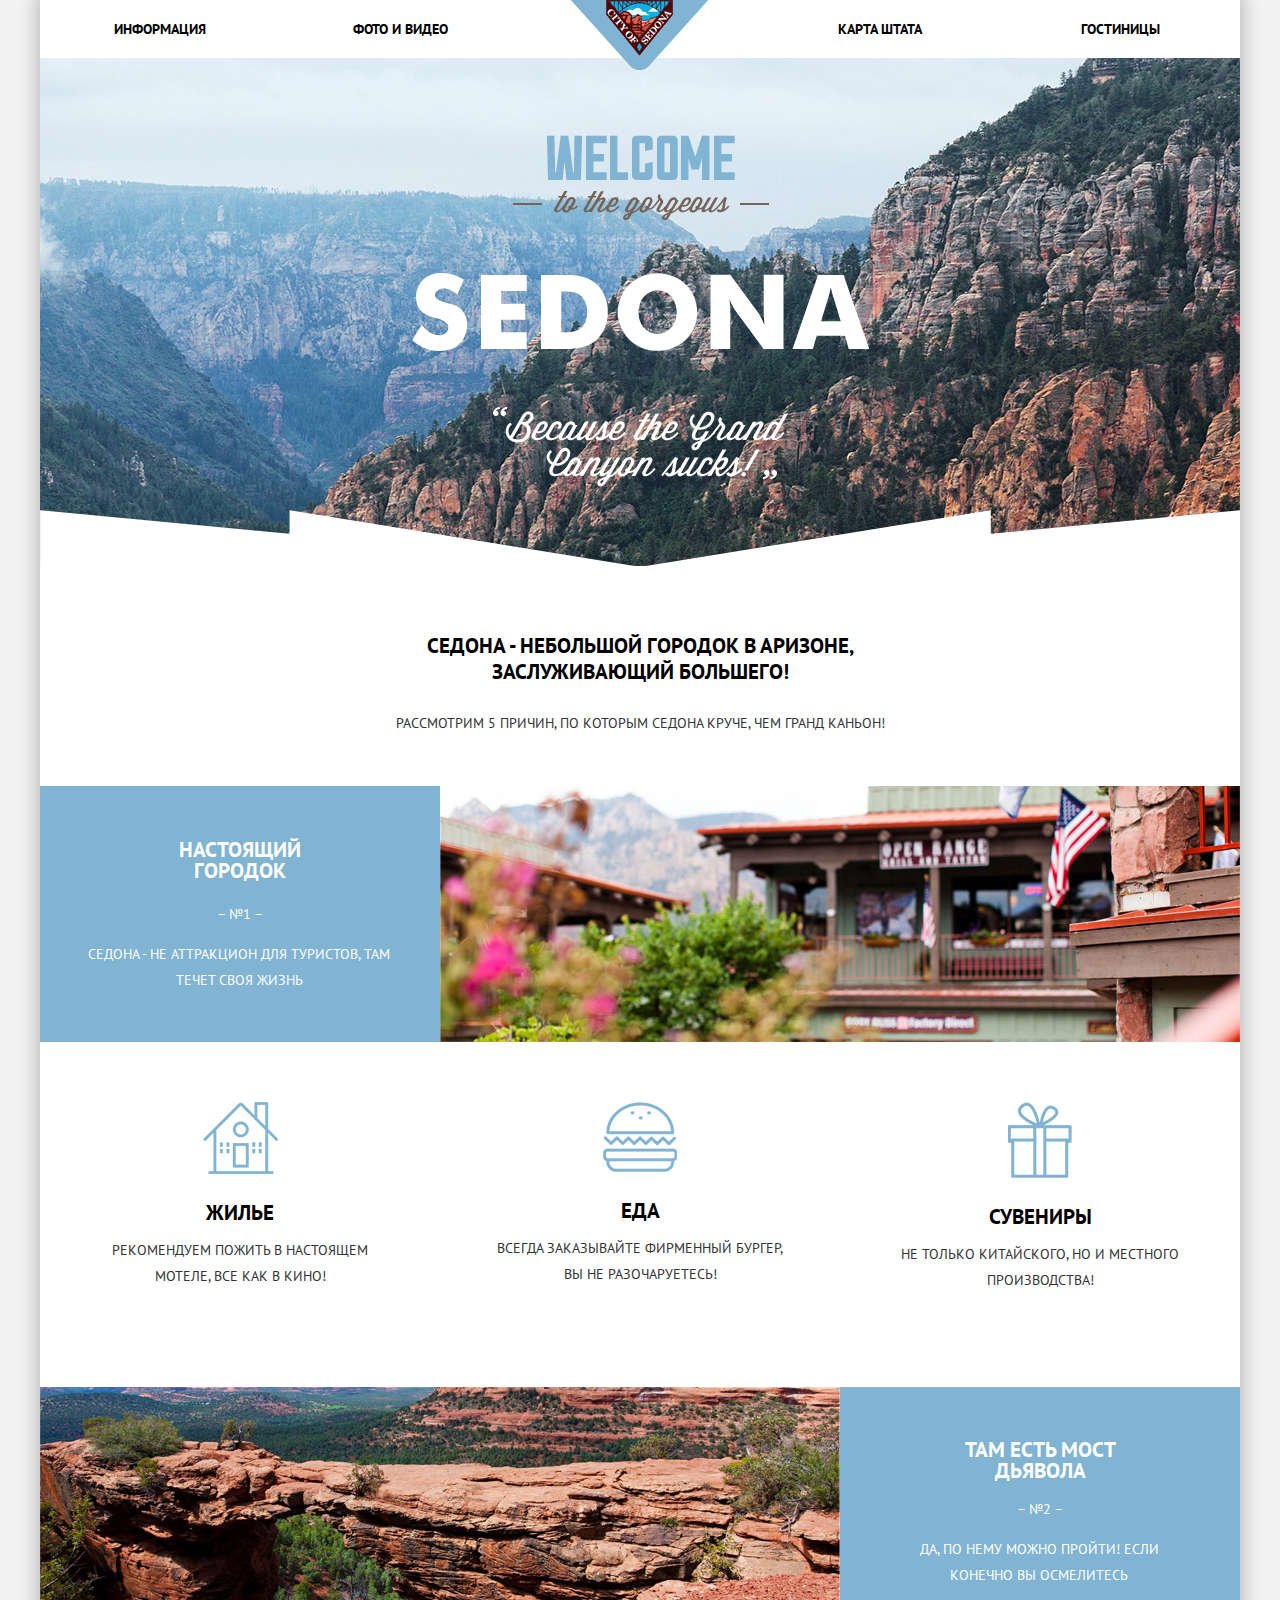
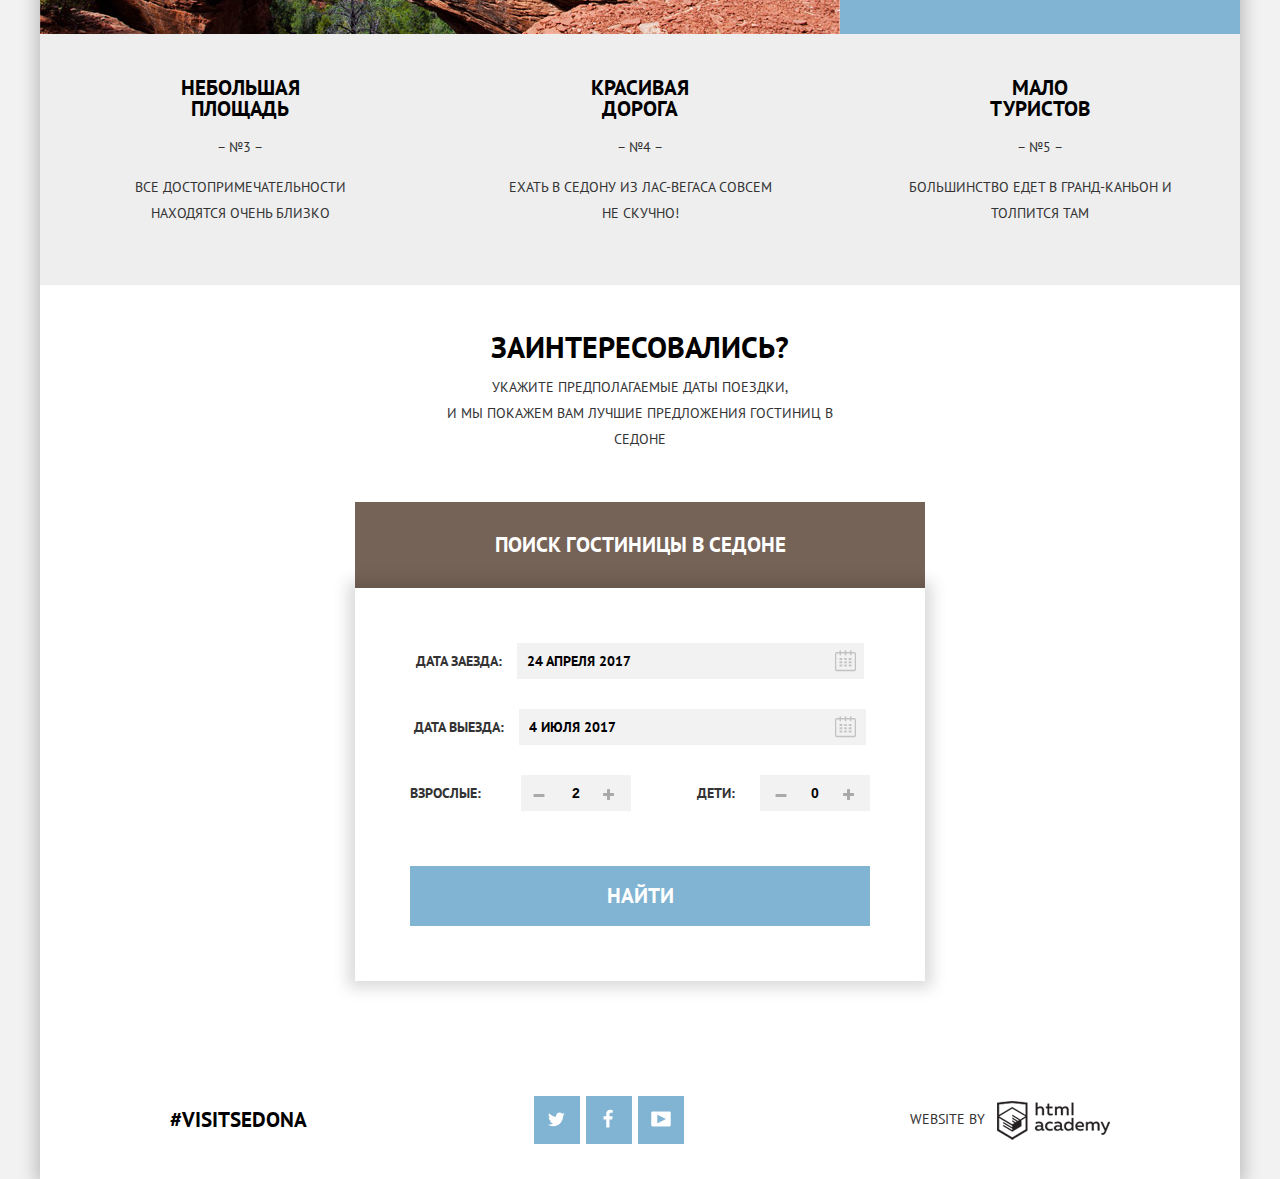
<file: index.html>
<!DOCTYPE html>
<html lang="ru">
<head>
    <meta charset="UTF-8">
    <title>Седона</title>
    <link rel="stylesheet" href=css/normalize.css>
    <link rel="stylesheet" href=css/min.style.css>
    <link href="https://fonts.googleapis.com/css?family=PT+Sans:400,700&amp;subset=cyrillic" rel="stylesheet">
</head>
<body>
    <div class="container-wrapper">
        <header class="main-header">
            <div class="main-header-layout container">
                <nav class="main-navigation">
                    <ul class="main-navigation-list">
                        <li><a href="#">Информация</a></li>
                        <li><a href="#">Фото и видео</a></li>
                        <li><a href="#">Карта штата</a></li>
                        <li><a href="hotels.html">Гостиницы</a></li>
                    </ul>
                    <a href="index.html" class="header-logo">
                        <img src="img/header-logo.png" alt="City of Sedona" width="138" height="70">
                    </a>
                </nav>
            </div>
        </header>
        <main class="container">
            <div class="main-background">
                <img src="img/main-background.jpg" alt="Welcome to the gorgeous Sedona!" class="sedona-logo" width="1200" height="508">
            <div class="background-writing">
                <img src="img/welcome-pic.png" alt="background-writing" width="458" height="352">
            </div>
            <div class="white-mask">
                <img src="img/white-mask.png" alt="white-mask" width="1200" height="57">
            </div>
            </div>
        
        
            <div class="promo-block">
                <h1 class="promo">Седона &#45; небольшой городок в Аризоне, заслуживающий большего!</h1>
                <p>Рассмотрим 5 причин, по которым Седона круче, чем Гранд Каньон!</p>
            </div>
            <div class="features-block">
                <section class="features-item">
                    <div class="features-text-first">
                        <h2 class="heading picture-heading">Настоящий городок</h2>
                        <span class="feature-number">– №1 –</span>
                        <p>Седона - не аттракцион для туристов, там течет своя жизнь</p>
                    </div>
                    <div class="features-image">
                        <img src="img/features-pic-1.jpg" alt="feature-first" width="800" height="256">
                    </div>
                </section>
                <section class="features-item">
                    <div class="picture-advantages">
                        <img src="img/house.png" alt="house" width="75" height="72">
                        <h2 class="heading">Жилье</h2>
                        <p>Рекомендуем пожить в настоящем мотеле, все как в кино!</p>
                    </div>
                    <div class="picture-advantages">
                        <img src="img/burger.png" alt="burger" width="74" height="70">
                        <h2 class="heading">Еда</h2>
                        <p>Всегда заказывайте фирменный бургер, вы не разочаруетесь!</p>
                    </div>
                    <div class="picture-advantages">
                        <img src="img/gifts.png" alt="gifts" width="64" height="76">
                        <h2 class="heading">Сувениры</h2>
                        <p>Не только китайского, но и местного производства!</p>
                    </div>
                </section>
                <section class="features-item-reverse">
                    <div class="features-text-second">
                        <h2 class="heading text-second-heading">Там есть мост дьявола</h2>
                        <span class="feature-number">– №2 –</span>
                        <p>Да, по нему можно пройти! Если конечно вы осмелитесь</p>
                    </div>
                    <div class="features-image">
                        <img src="img/features-pic-2.jpg" alt="feature-second" width="800" height="256">
                    </div>
                </section>
                <section class="features-item">
                    <div class="advantages">
                        <h2 class="heading advantages-heading">Небольшая площадь</h2>
                        <span class="feature-number">– №3 –</span>
                        <p>Все достопримечательности находятся очень близко</p>
                    </div>
                    <div class="advantages">
                        <h2 class="heading advantages-heading">Красивая дорога</h2>
                        <span class="feature-number">– №4 –</span>
                        <p>Ехать в Седону из Лас-Вегаса совсем не скучно!</p>
                    </div>
                    <div class="advantages">
                        <h2 class="heading advantages-heading">Мало  туристов</h2>
                        <span class="feature-number">– №5 –</span>
                        <p>Большинство едет в Гранд-Каньон и толпится там</p>
                    </div>
                </section>
            </div>
            <div class="our-location">
                <div class="find-us">
                    <h2 class="huge-promo">Заинтересовались?</h2>
                    <p>Укажите предполагаемые даты поездки,<br> и мы покажем вам лучшие предложения гостиниц в Седоне</p>  
                </div>
                    <a class="search-btn" href="#">Поиск гостиницы в седоне</a>
                <div class="search-window search-window-show">
                    <form action="search.html" method="post">
                        <div class="inner-block">
                            <div class="arrival-objects">
                            <div class="window-object">
                                <label class="arrival" for="arrival-date">Дата заезда:
                                    <a href="#" class="calendar"></a>
                                </label>
                                <input type="text" name="arrival-date" id="arrival-date" value="24 апреля 2017">
                            </div>
                            <div class="window-object">
                                <label class="leaving-date" for="leaving-date">Дата выезда:
                                    <a href="#" class="calendar"></a>
                                </label>
                            <input type="text" name="leaving-date" id="leaving-date" value="4 июля 2017">
                            </div>
                            </div>
                            <div class="number-of">
                                <div class="number-object">
                                    <label for="adult-number">Взрослые:</label>
                                    <a href="" class="minus-adults" onclick="event.preventDefault()"></a>
                                    <input type="text" name="adult-number" value="2" id="adult-number">
                                    <a href="" class="plus-adults" onclick="event.preventDefault()"></a>
                                </div>
                                <div class="number-object">
                                    <label for="children-number">Дети:</label>
                                    <a href="" class="minus-children" onclick="event.preventDefault()"></a>
                                    <input type="text" name="children-number" value="0" id="children-number">
                                    <a href="" class="plus-children" onclick="event.preventDefault()"></a>
                                </div>
                            </div>
                        </div>
                        <a class="find-hotel"><span class="opacity-text">Найти</span></a>
                    </form>
                </div>
                <div class="our-map">
                   <iframe src="https://www.google.com/maps/embed?pb=!1m18!1m12!1m3!1d104770.38018730543!2d-111.86517855273749!3d34.85435832354931!2m3!1f0!2f0!3f0!3m2!1i1024!2i768!4f13.1!3m3!1m2!1s0x872da132f942b00d%3A0x5548c523fa6c8efd!2z0KHQtdC00L7QvdCwLCDQkNGA0LjQt9C-0L3QsCA4NjMzNiwg0KHQqNCQ!5e0!3m2!1sru!2sru!4v1487267155245" width="1200" height="465" style="border:0" allowfullscreen></iframe>
                </div>
            </div>
        </main>
        <footer class="main-footer container">
            <div class="main-footer-layout">
                <section class="our-hashtag">
                    <a href="">#VisitSedona</a>
                </section>
                <section class="social-networks">   
                    <a href="#" class="social-btn social-btn-tw">Твиттер</a>
                    <a href="#" class="social-btn social-btn-fb">Фэйсбук</a>
                    <a href="#" class="social-btn social-btn-youtube">Youtube</a>
                </section>
               <section class="copyright">
                    <span>Website by</span>
                    <a href="#"></a>
                </section>
            </div>
        </footer>
        </div>
        <script src="js/min.script.js">
        </script>
</body>
</html>
</file>
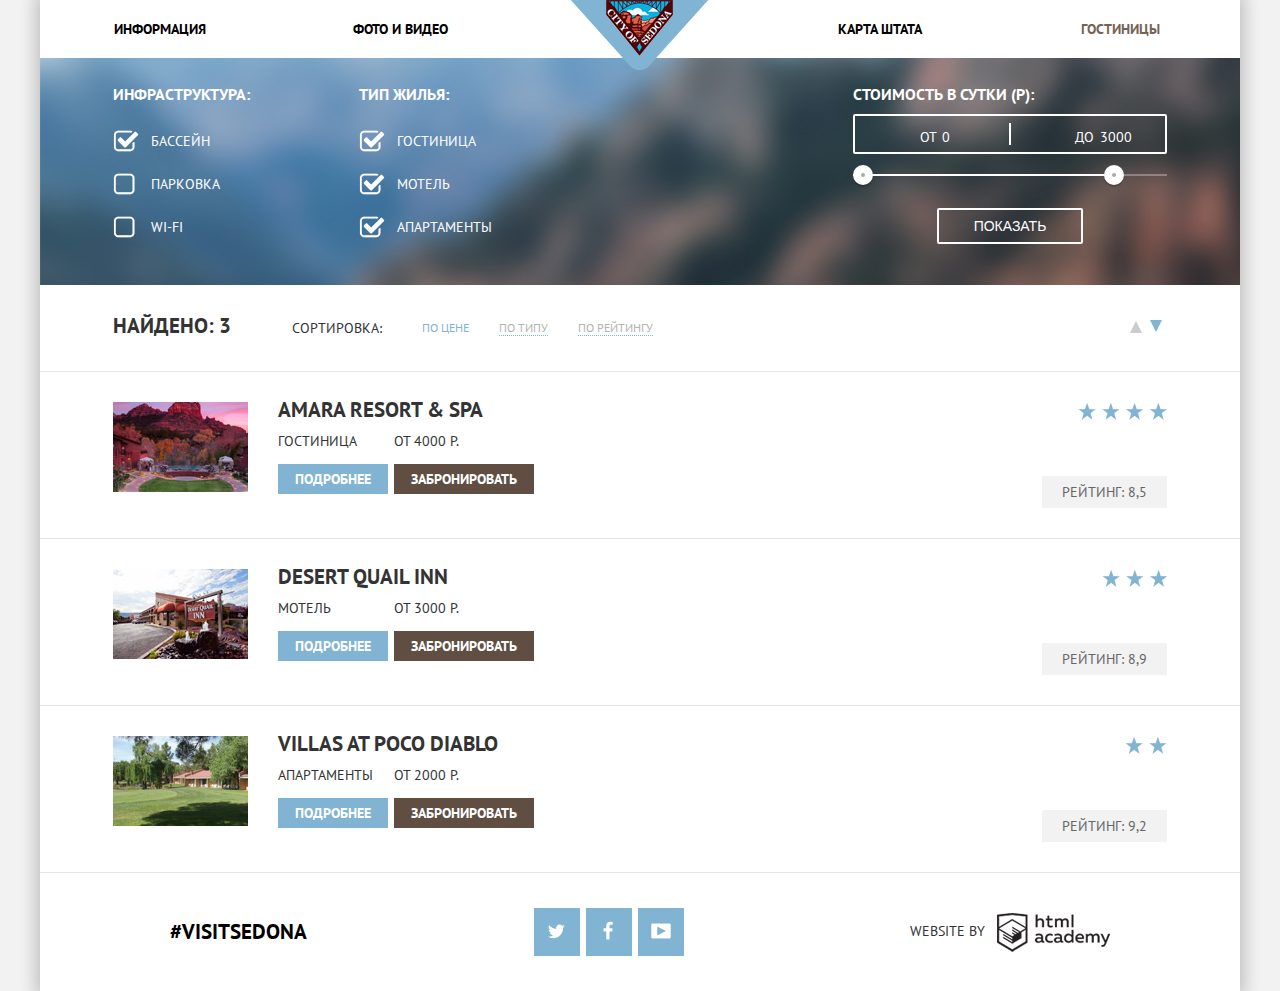
<file: hotels.html>
<!DOCTYPE html>
<html lang="ru">
<head>
    <meta charset="UTF-8">
    <title>Отели Седоны</title>
    <link rel="stylesheet" href="css/min.style.css">
    <link rel="stylesheet" href=css/normalize.css>
     <link href="https://fonts.googleapis.com/css?family=PT+Sans:400,700&amp;subset=cyrillic" rel="stylesheet">
</head>
<body>
    <div class="container-wrapper">
        <header class="main-header">
            <div class="main-header-layout container">
                <nav class="main-navigation">
                    <ul class="main-navigation-list">
                        <li><a href="#">Информация</a></li>
                        <li><a href="#">Фото и видео</a></li>
                        <li><a href="#">Карта штата</a></li>
                        <li class="menu-active">Гостиницы</li>
                    </ul>
                    <a href="index.html" class="header-logo">
                	    <img src="img/header-logo.png" alt="City of Sedona" width="138" height="70">
                    </a>
                </nav>
            </div>
        </header>
        <main class="container">
            <form action="hotel-filter.html" method="post">
                <div class="search-filter">
                    <div class="infrastructure-block">
                        <span class="filter-heading">Инфраструктура:</span>  <br>
                        <input type="checkbox" name="infrastructure1" id="pool" checked> 
                        <label for="pool">Бассейн</label> <br>
                         <input type="checkbox" name="infrastructure2" id="parking">
                        <label for="parking">Парковка</label> <br>
                         <input type="checkbox" name="infrastructure3" id="wifi">
                        <label for="wifi">Wi-fi</label>
                    </div>
                    <div class="house-block">
                        <span class="filter-heading">Тип жилья:</span> <br>
                        <input type="checkbox" name="place1" id="hotel" checked>
                        <label for="hotel">Гостиница</label> <br>
                        <input type="checkbox" name="place2" id="motel" checked>
                        <label for="motel">Мотель</label> <br>
                        <input type="checkbox" name="place3" id="apartments" checked>
                        <label for="apartments">Апартаменты</label>
                    </div>
                    <div class="price-filter">
                        <div class="price-filter-title">Стоимость в сутки (р):</div>
                        <div class="price-controls">
                            <label class="min-price">от <input type="text" name="min-price" value="0"></label>
                            <label class="max-price">до <input type="text" name="max-price" value="3000"></label>
                        </div>
                        <div class="range-controls">
                            <div class="scale">
                                <div class="bar"></div>
                            </div>
                            <div class="range-toggle range-toggle-min"></div>
                            <div class="range-toggle range-toggle-max"></div>
                        </div>
                        <button class="btn-transparent" type="submit">Показать</button>
                    </div>
                </div>
            </form>
            <div class="assortment-top">
                <div class="assortment-heading">
                    <span class="heading">Найдено: 3</span>
                </div>
                <div class="assortment">
                    <span class="sortment">Сортировка:</span>
                    <ul>
                        <li>По цене</li>
                        <li><a href="#">По типу</a></li>
                        <li><a href="#">По рейтингу</a></li>
                    </ul>
                </div>
                <div class="assortment-arrows">
                    <button class="arrow-sort-asc"></button>
                    <button class="arrow-sort-desc"></button>
                </div>
            </div>
            <div class="filtered-items">
                <div class="filtered-item">
                    <div class="place-picture">
                        <img src="img/amara-resort.jpg" alt="Amara resort" width="135" height="90">
                    </div>
                    <div class="place-description">
                        <span class="place-heading">Amara resort &amp; SPA</span>
                        <div class="place-block">
                            <div class="left-block">
                                <span>Гостиница</span>
                                <a href="#" class="btn-detail"><span class="opacity-text">Подробнее</span></a>
                            </div>
                            <div class="right-block">
                                <span>От 4000 р.</span>
                                <a href="#" class="btn-order"><span class="opacity-text">Забронировать</span></a>
                            </div>
                        </div>
                    </div>
                    <div class="rating">
                        <img src="img/four-stars.png" alt="rating star" width="89" height="17"><br>
                        <span>Рейтинг: 8,5</span>
                    </div>
                </div>
                <div class="filtered-item">
                    <div class="place-picture">
                        <img src="img/desert-qual.jpg" alt="Desert Qual Inn" width="135" height="90">
                    </div>
                    <div class="place-description">
                        <span class="place-heading">Desert Quail Inn</span>
                        <div class="place-block">
                            <div class="left-block">
                                <span>Мотель</span>
                                <a href="#" class="btn-detail"><span class="opacity-text">Подробнее</span></a>
                            </div>
                            <div class="right-block">
                                <span>От 3000 р.</span>
                                <a href="#" class="btn-order"><span class="opacity-text">Забронировать</span></a>
                            </div>
                        </div>
                    </div>
                    <div class="rating">
                        <img src="img/three-stars.png" alt="rating star" width="65" height="17"><br>
                        <span>Рейтинг: 8,9</span>
                    </div>
                </div>
                <div class="filtered-item">
                    <div class="place-picture">
                        <img src="img/poco-diablo.jpg" alt="Villas at Poco Diablo" width="135" height="90">
                    </div>
                    <div class="place-description">
                        <span class="place-heading">Villas at Poco Diablo</span>
                        <div class="place-block">
                           <div class="left-block">
                                <span>Апартаменты</span>
                                <a href="#" class="btn-detail"><span class="opacity-text">Подробнее</span></a>
                            </div>
                            <div class="right-block">
                                <span>От 2000 р.</span>
                                <a href="#" class="btn-order"><span class="opacity-text">Забронировать</span></a>
                            </div>
                        </div>
                    </div>
                    <div class="rating">
                        <img src="img/two-stars.png" alt="rating star" width="42" height="17"><br>
                        <span>Рейтинг: 9,2</span>
                    </div>
                </div>
            </div>
        </main>
        <footer class="main-footer container">
            <div class="main-footer-layout">
                <section class="our-hashtag">
                    <a href="#">#VisitSedona</a>
                </section>
                <section class="social-networks">   
                    <a href="" class="social-btn social-btn-tw">Твиттер</a>
                    <a href="" class="social-btn social-btn-fb">Фэйсбук</a>
                    <a href="" class="social-btn social-btn-youtube">Youtube</a>
                </section>
                <section class="copyright">
                    <span>Website by</span>
                    <a href="#"></a>
                </section>
            </div>
        </footer>
        </div>
</body>
</html>
</file>
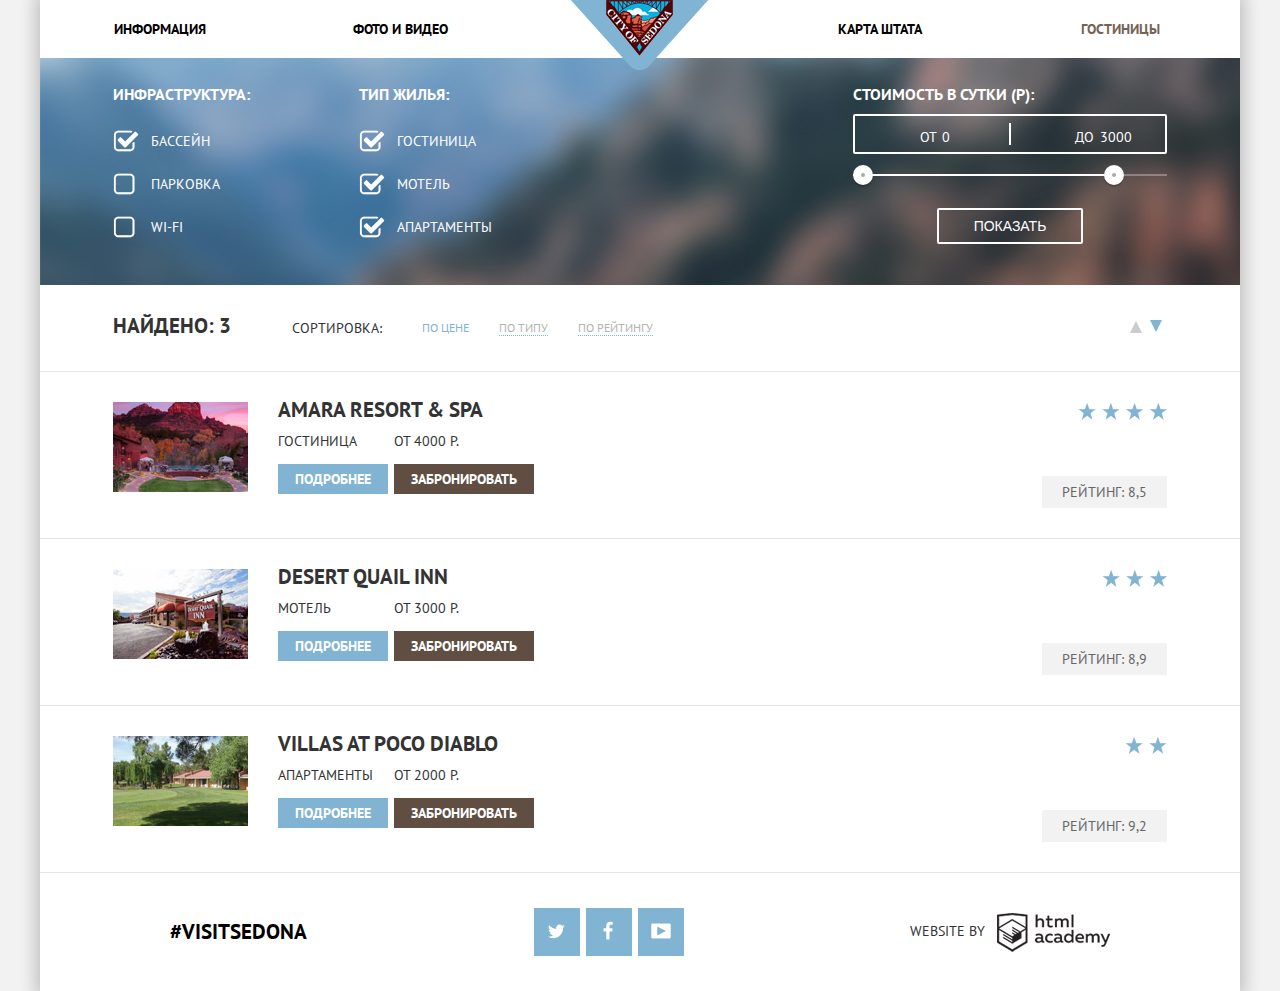
<file: hotels.html.html>
<!DOCTYPE html>
<html lang="ru">
<head>
    <meta charset="UTF-8">
    <title>Отели Седоны</title>
    <link rel="stylesheet" href=css/normalize.css>
    <link rel="stylesheet" href="css/style.css">
     <link href="https://fonts.googleapis.com/css?family=PT+Sans:400,700&amp;subset=cyrillic" rel="stylesheet">
</head>
<body>
        <div class="container-wrapper">
      <header class="main-header">
        <div class="main-header-layout container">
            <nav class="main-navigation">
                <ul class="main-navigation-list">
                    <li><a href="#">Информация</a></li>
                    <li><a href="#">Фото и видео</a></li>
                    <li><a href="#">Карта штата</a></li>
                    <li class="menu-active">Гостиницы</li>
                </ul>
                <a href="index.html" class="header-logo">
                	<img src="img/header-logo.png" alt="City of Sedona" width="138" height="70">
                </a>
            </nav>
        </div>
    </header>
    <main class="container">
        <div class="search-filter">
            <div class="infrastructure-block">
            <form action="hotel-filter.html" method="post">
                <span class="filter-heading">Инфраструктура:</span>  <br>
                <input type="checkbox" name="infrastructure1" id="pool" checked> 
                <label for="pool">Бассейн</label> <br>
                 <input type="checkbox" name="infrastructure2" id="parking">
                <label for="parking">Парковка</label> <br>
                 <input type="checkbox" name="infrastructure3" id="wifi">
                <label for="wifi">Wi-fi</label>
            </form>
            </div>
            <div class="house-block">
            <form action="hotel-filter.html" method="post">
                <span class="filter-heading">Тип жилья:</span> <br>
                <input type="checkbox" name="place1" id="hotel" checked>
                <label for="hotel">Гостиница</label> <br>
                <input type="checkbox" name="place2" id="motel" checked>
                <label for="motel">Мотель</label> <br>
                <input type="checkbox" name="place3" id="apartments" checked>
                <label for="apartments">Апартаменты</label>
            </form>
            </div>
            <div class="price-filter">
                <div class="price-filter-title">Стоимость в сутки (р):</div>
                <div class="price-controls">
                    <label class="min-price">от <input type="text" name="min-price" value="0"></label>
                    <label class="max-price">до <input type="text" name="max-price" value="3000"></label>
                </div>
                <div class="range-controls">
                    <div class="scale">
                        <div class="bar"></div>
                    </div>
                    <div class="range-toggle range-toggle-min"></div>
                    <div class="range-toggle range-toggle-max"></div>
                </div>
                  <button class="btn-transparent" type="submit">Показать</button>
            </div>
        </div>
        <div class="assortment-top">
        <div class="assortment-heading">
            <span class="heading">Найдено: 3</span>
        </div>
            <div class="assortment">
            <span class="sortment">Сортировка:</span>
            <ul>
                <li>По цене</li>
                <li><a href="#">По типу</a></li>
                <li><a href="#">По рейтингу</a></li>
            </ul>
        </div>
        <div class="assortment-arrows">
            <button class="arrow-sort-asc"></button>
            <button class="arrow-sort-desc"></button>
        </div>
        </div>
        <div class="filtered-items">
            <div class="filtered-item">
            <div class="place-picture">
                <img src="img/amara-resort.jpg" alt="Amara resort" width="135" height="90">
            </div>
                <div class="place-description">
                    <span class="place-heading">Amara resort &amp; SPA</span>
                    <div class="place-block">
                        <div class="left-block">
                            <span>Гостиница</span>
                            <a href="#" class="btn-detail"><span class="opacity-text">Подробнее</span></a>
                        </div>
                        <div class="right-block">
                            <span>От 4000 р.</span>
                            <a href="#" class="btn-order"><span class="opacity-text">Забронировать</span></a>
                        </div>
                    </div>
                </div>
                <div class="rating">
                    <img src="img/four-stars.png" alt="rating star" width="89" height="17"><br>
                    <span>Рейтинг: 8,5</span>
                </div>
            </div>
            <div class="filtered-item">
                <div class="place-picture">
                    <img src="img/desert-qual.jpg" alt="Desert Qual Inn" width="135" height="90">
                </div>
                <div class="place-description">
                    <span class="place-heading">Desert Quail Inn</span>
                    <div class="place-block">
                        <div class="left-block">
                            <span>Мотель</span>
                            <a href="#" class="btn-detail"><span class="opacity-text">Подробнее</span></a>
                        </div>
                        <div class="right-block">
                            <span>От 3000 р.</span>
                            <a href="#" class="btn-order"><span class="opacity-text">Забронировать</span></a>
                        </div>
                    </div>
                </div>
                <div class="rating">
                    <img src="img/three-stars.png" alt="rating star" width="65" height="17"><br>
                    <span>Рейтинг: 8,9</span>
                </div>
            </div>
            <div class="filtered-item">
                <div class="place-picture">
                    <img src="img/poco-diablo.jpg" alt="Villas at Poco Diablo" width="135" height="90">
                </div>
                <div class="place-description">
                    <span class="place-heading">Villas at Poco Diablo</span>
                    <div class="place-block">
                       <div class="left-block">
                            <span>Апартаменты</span>
                            <a href="#" class="btn-detail"><span class="opacity-text">Подробнее</span></a>
                        </div>
                        <div class="right-block">
                            <span>От 2000 р.</span>
                            <a href="#" class="btn-order"><span class="opacity-text">Забронировать</span></a>
                        </div>
                    </div>
                </div>
                <div class="rating">
                    <img src="img/two-stars.png" alt="rating star" width="42" height="17"><br>
                    <span>Рейтинг: 9,2</span>
                </div>
            </div>
        </div>
    </main>
    <footer class="main-footer container">
        <div class="main-footer-layout">
            <section class="our-hashtag">
                <a href="#">#VisitSedona</a>
            </section>
            <section class="social-networks">   
                <a href="" class="social-btn social-btn-tw">Твиттер</a>
                <a href="" class="social-btn social-btn-fb">Фэйсбук</a>
                <a href="" class="social-btn social-btn-youtube">Youtube</a>
            </section>
            <section class="copyright">
                <span>Website by</span>
                <a href="#"></a>
            </section>
        </div>
    </footer>
    </div>
</body>
</html>
</file>
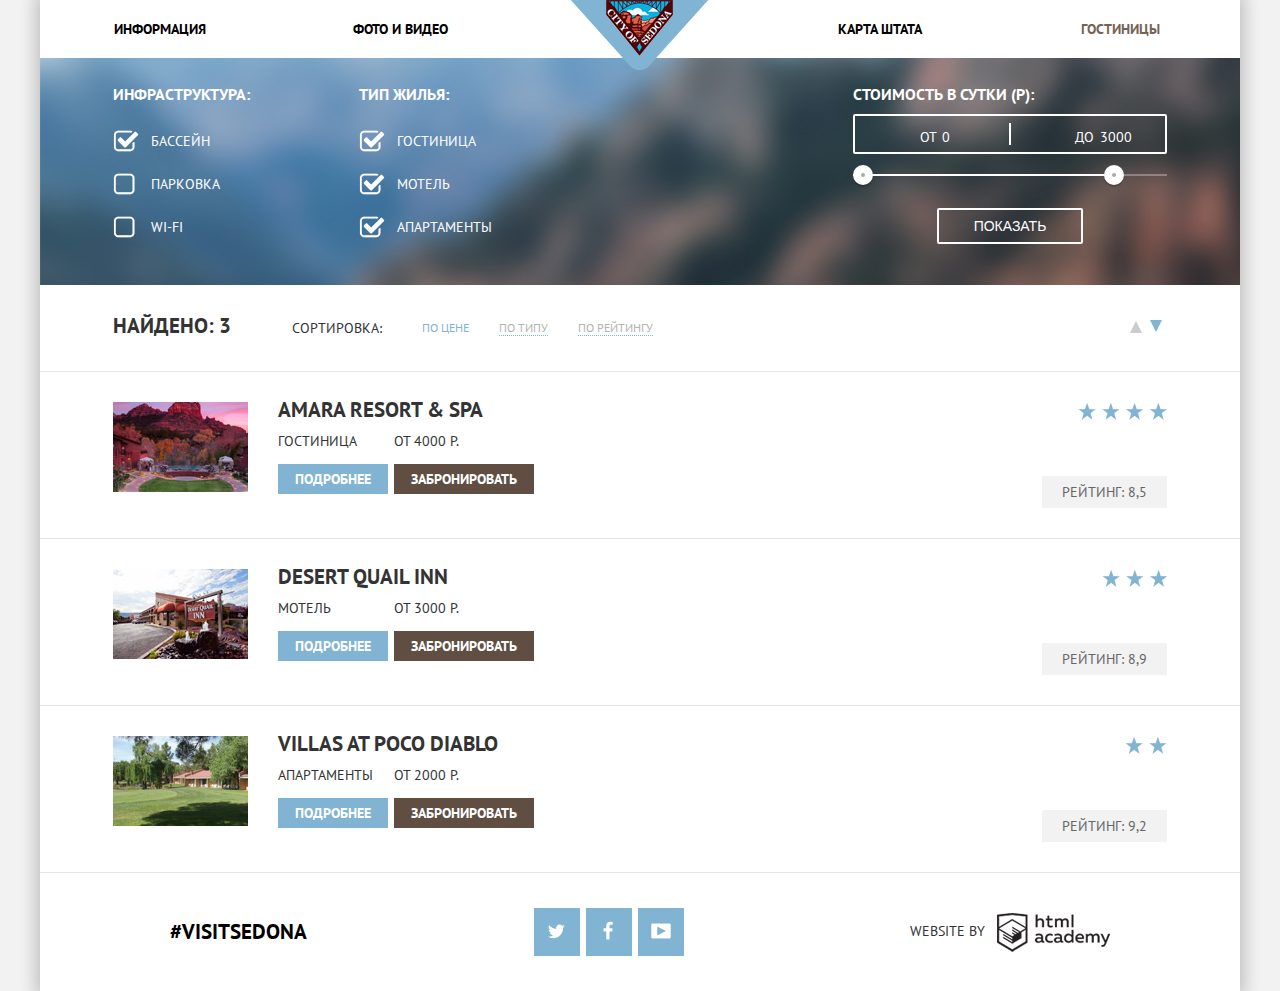
<file: sedona-hotels.html>
<!DOCTYPE html>
<html lang="ru">
<head>
    <meta charset="UTF-8">
    <title>Отели Седоны</title>
    <link rel="stylesheet" href=css/normalize.css>
    <link rel="stylesheet" href="css/style.css">
     <link href="https://fonts.googleapis.com/css?family=PT+Sans:400,700&amp;subset=cyrillic" rel="stylesheet">
</head>
<body>
        <div class="container-wrapper">
      <header class="main-header">
        <div class="main-header-layout container">
            <nav class="main-navigation">
                <ul class="main-navigation-list">
                    <li><a href="#">Информация</a></li>
                    <li><a href="#">Фото и видео</a></li>
                    <li><a href="#">Карта штата</a></li>
                    <li class="menu-active">Гостиницы</li>
                </ul>
                <a href="sedona-index.html" class="header-logo">
                	<img src="img/header-logo.png" alt="City of Sedona" width="138" height="70">
                </a>
            </nav>
        </div>
    </header>
    <main class="container">
        <div class="search-filter">
            <div class="infrastructure-block">
            <form action="hotel-filter.html" method="post">
                <span class="filter-heading">Инфраструктура:</span>  <br>
                <input type="checkbox" name="infrastructure1" id="pool" checked> 
                <label for="pool">Бассейн</label> <br>
                 <input type="checkbox" name="infrastructure2" id="parking">
                <label for="parking">Парковка</label> <br>
                 <input type="checkbox" name="infrastructure3" id="wifi">
                <label for="wifi">Wi-fi</label>
            </form>
            </div>
            <div class="house-block">
            <form action="hotel-filter.html" method="post">
                <span class="filter-heading">Тип жилья:</span> <br>
                <input type="checkbox" name="place1" id="hotel" checked>
                <label for="hotel">Гостиница</label> <br>
                <input type="checkbox" name="place2" id="motel" checked>
                <label for="motel">Мотель</label> <br>
                <input type="checkbox" name="place3" id="apartments" checked>
                <label for="apartments">Апартаменты</label>
            </form>
            </div>
            <div class="price-filter">
                <div class="price-filter-title">Стоимость в сутки (р):</div>
                <div class="price-controls">
                    <label class="min-price">от <input type="text" name="min-price" value="0"></label>
                    <label class="max-price">до <input type="text" name="max-price" value="3000"></label>
                </div>
                <div class="range-controls">
                    <div class="scale">
                        <div class="bar"></div>
                    </div>
                    <div class="range-toggle range-toggle-min"></div>
                    <div class="range-toggle range-toggle-max"></div>
                </div>
                  <button class="btn-transparent" type="submit">Показать</button>
            </div>
        </div>
        <div class="assortment-top">
        <div class="assortment-heading">
            <span class="heading">Найдено: 3</span>
        </div>
            <div class="assortment">
            <span class="sortment">Сортировка:</span>
            <ul>
                <li>По цене</li>
                <li><a href="#">По типу</a></li>
                <li><a href="#">По рейтингу</a></li>
            </ul>
        </div>
        <div class="assortment-arrows">
            <button class="arrow-sort-asc"></button>
            <button class="arrow-sort-desc"></button>
        </div>
        </div>
        <div class="filtered-items">
            <div class="filtered-item">
            <div class="place-picture">
                <img src="img/amara-resort.jpg" alt="Amara resort" width="135" height="90">
            </div>
                <div class="place-description">
                    <span class="place-heading">Amara resort &amp; SPA</span>
                    <div class="place-block">
                        <div class="left-block">
                            <span>Гостиница</span>
                            <a href="#" class="btn-detail"><span class="opacity-text">Подробнее</span></a>
                        </div>
                        <div class="right-block">
                            <span>От 4000 р.</span>
                            <a href="#" class="btn-order"><span class="opacity-text">Забронировать</span></a>
                        </div>
                    </div>
                </div>
                <div class="rating">
                    <img src="img/four-stars.png" alt="rating star"><br>
                    <span>Рейтинг: 8,5</span>
                </div>
            </div>
            <div class="filtered-item">
                <div class="place-picture">
                    <img src="img/desert-qual.jpg" alt="Desert Qual Inn" width="135" height="90">
                </div>
                <div class="place-description">
                    <span class="place-heading">Desert Quail Inn</span>
                    <div class="place-block">
                        <div class="left-block">
                            <span>Мотель</span>
                            <a href="#" class="btn-detail"><span class="opacity-text">Подробнее</span></a>
                        </div>
                        <div class="right-block">
                            <span>От 3000 р.</span>
                            <a href="#" class="btn-order"><span class="opacity-text">Забронировать</span></a>
                        </div>
                    </div>
                </div>
                <div class="rating">
                    <img src="img/three-stars.png" alt="rating star"><br>
                    <span>Рейтинг: 8,9</span>
                </div>
            </div>
            <div class="filtered-item">
                <div class="place-picture">
                    <img src="img/poco-diablo.jpg" alt="Villas at Poco Diablo" width="135" height="90">
                </div>
                <div class="place-description">
                    <span class="place-heading">Villas at Poco Diablo</span>
                    <div class="place-block">
                       <div class="left-block">
                            <span>Апартаменты</span>
                            <a href="#" class="btn-detail"><span class="opacity-text">Подробнее</span></a>
                        </div>
                        <div class="right-block">
                            <span>От 2000 р.</span>
                            <a href="#" class="btn-order"><span class="opacity-text">Забронировать</span></a>
                        </div>
                    </div>
                </div>
                <div class="rating">
                    <img src="img/two-stars.png" alt="rating star"><br>
                    <span>Рейтинг: 9,2</span>
                </div>
            </div>
        </div>
    </main>
    <footer class="main-footer container">
        <div class="main-footer-layout">
            <section class="our-hashtag">
                <a href="#">#VisitSedona</a>
            </section>
            <section class="social-networks">   
                <a href="" class="social-btn social-btn-tw">Твиттер</a>
                <a href="" class="social-btn social-btn-fb">Фэйсбук</a>
                <a href="" class="social-btn social-btn-youtube">Youtube</a>
            </section>
            <section class="copyright">
                <span>Website by</span>
                <a href="#"></a>
            </section>
        </div>
    </footer>
    </div>
</body>
</html>
</file>
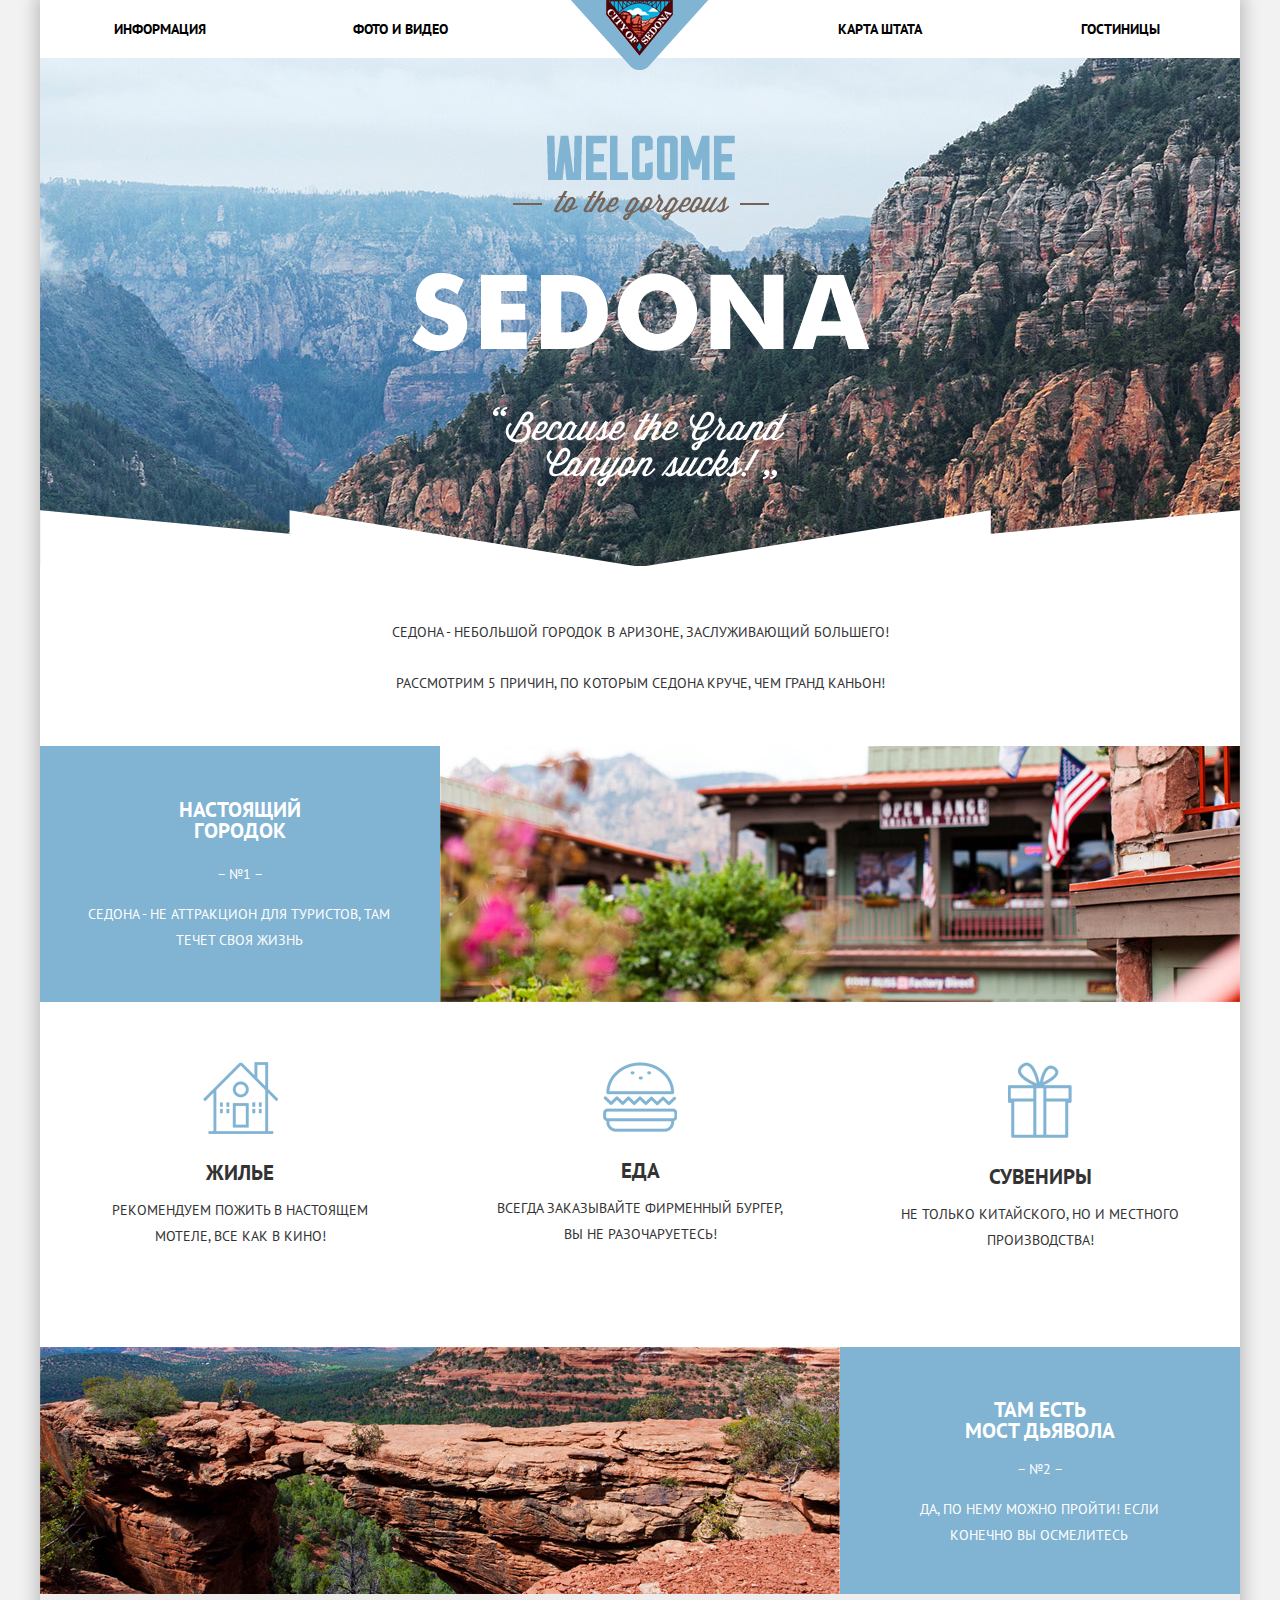
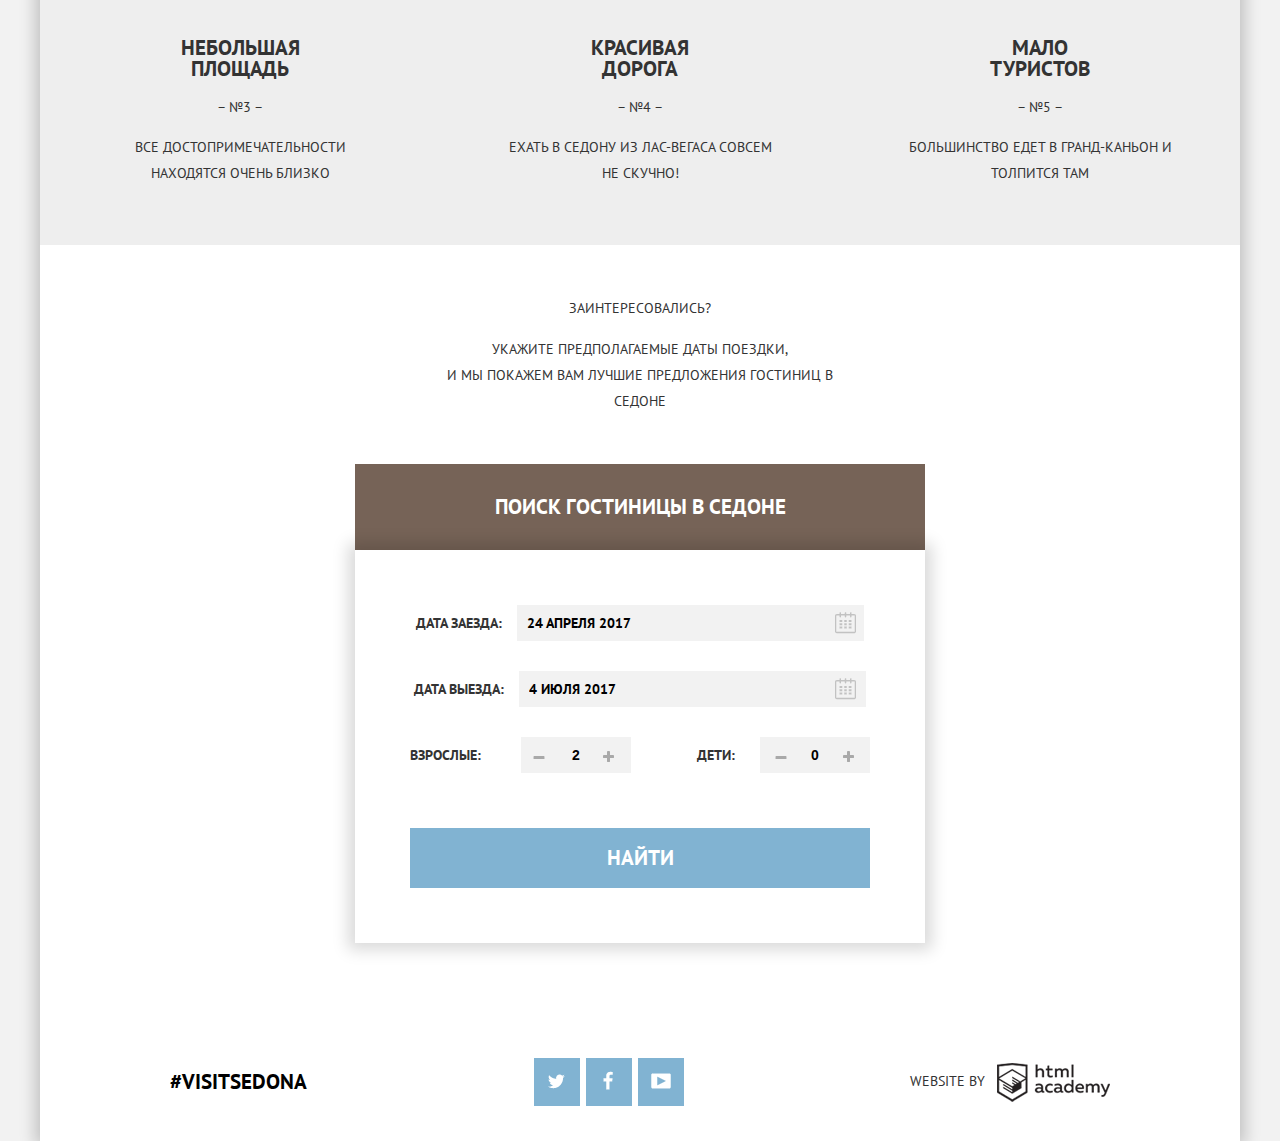
<file: sedona-index.html>
<!DOCTYPE html>
<html lang="ru">
<head>
    <meta charset="UTF-8">
    <title>Седона</title>
    <link rel="stylesheet" href=css/normalize.css>
    <link rel="stylesheet" href=css/style.css>
    <link href="https://fonts.googleapis.com/css?family=PT+Sans:400,700&amp;subset=cyrillic" rel="stylesheet">
</head>
<body>
    <div class="container-wrapper">
    <header class="main-header">
        <div class="main-header-layout container">
            <nav class="main-navigation">
                <ul class="main-navigation-list">
                    <li><a href="#">Информация</a></li>
                    <li><a href="#">Фото и видео</a></li>
                    <li><a href="#">Карта штата</a></li>
                    <li><a href="sedona-hotels.html">Гостиницы</a></li>
                </ul>
                <a href="sedona-index.html" class="header-logo">
                	<img src="img/header-logo.png" alt="City of Sedona" width="138" height="70">
                </a>
            </nav>
        </div>
    </header>
    <main class="container">
        <div class="main-background">
            <img src="img/main-background.jpg" alt="Welcome to the gorgeous Sedona!" class="sedona-logo" width="1200" height="508">
       <div class="background-writing">
            <img src="img/welcome-pic.png" alt="background-writing" width="458" height="352">
        </div>
        <div class="white-mask">
            <img src="img/white-mask.png" alt="white-mask" width="1200" height="57">
        </div>
        </div>
        
        
        <div class="promo-block">
            <span class="promo">Седона &#45; небольшой городок в Аризоне, заслуживающий большего!</span>
            <p>Рассмотрим 5 причин, по которым Седона круче, чем Гранд Каньон!</p>
        </div>
        <div class="features-block">
            <section class="features-item">
                <div class="features-text-first">
                    <span class="heading picture-heading">Настоящий <br>городок</span>
                    <span class="feature-number">– №1 –</span>
                    <p>Седона - не аттракцион для туристов, там течет своя жизнь</p>
                </div>
                <div class="features-image">
                    <img src="img/features-pic-1.jpg" alt="feature-first" width="800" height="256">
                </div>
            </section>
            <section class="features-item">
                <div class="picture-advantages">
                    <img src="img/house.png" alt="house" width="75" height="72">
                    <span class="heading">Жилье</span>
                    <p>Рекомендуем пожить в настоящем мотеле, все как в кино!</p>
                </div>
                <div class="picture-advantages">
                    <img src="img/burger.png" alt="burger" width="74" height="70">
                    <span class="heading">Еда</span>
                    <p>Всегда заказывайте фирменный бургер, вы не разочаруетесь!</p>
                </div>
                <div class="picture-advantages">
                    <img src="img/gifts.png" alt="gifts" width="64" height="76">
                    <span class="heading">Сувениры</span>
                    <p>Не только китайского, но и местного производства!</p>
                </div>
            </section>
            <section class="features-item-reverse">
                <div class="features-text-second">
                    <span class="heading text-second-heading">Там есть <br>мост дьявола</span>
                    <span class="feature-number">– №2 –</span>
                    <p>Да, по нему можно пройти! Если конечно вы осмелитесь</p>
                </div>
                <div class="features-image">
                    <img src="img/features-pic-2.jpg" alt="feature-second" width="800" height="256">
                </div>
            </section>
            <section class="features-item">
                <div class="advantages">
                    <span class="heading advantages-heading">Небольшая <br> площадь</span>
                    <span class="feature-number">– №3 –</span>
                    <p>Все достопримечательности находятся очень близко</p>
                </div>
                <div class="advantages">
                    <span class="heading advantages-heading">Красивая <br> дорога</span>
                    <span class="feature-number">– №4 –</span>
                    <p>Ехать в Седону из Лас-Вегаса совсем не скучно!</p>
                </div>
                <div class="advantages">
                    <span class="heading advantages-heading">Мало <br> туристов</span>
                    <span class="feature-number">– №5 –</span>
                    <p>Большинство едет в Гранд-Каньон и толпится там</p>
                </div>
            </section>
        </div>
        <div class="our-location">
            <div class="find-us">
                <span class="huge-promo">Заинтересовались?</span>
                <p>Укажите предполагаемые даты поездки,<br> и мы покажем вам лучшие предложения гостиниц в Седоне</p>  
            </div>
                <a class="search-btn" href="#">Поиск гостиницы в седоне</a>
            <div class="search-window search-window-show">
                <form action="search.html" method="post">
                    <div class="inner-block">
                        <div class="arrival-objects">
                        <div class="window-object">
                            <label class="arrival" for="arrival-date">Дата заезда:
                                <a href="#" class="calendar"></a>
                            </label>
                            <input type="text" name="arrival-date" id="arrival-date" value="24 апреля 2017">
                        </div>
                        <div class="window-object">
                            <label class="leaving-date" for="leaving-date">Дата выезда:
                                <a href="#" class="calendar"></a>
                            </label>
                        <input type="text" name="leaving-date" id="leaving-date" value="4 июля 2017">
                        </div>
                        </div>
                        <div class="number-of">
                            <div class="number-object">
                                <label for="adult-number">Взрослые:</label>
                                <a href="" class="minus-adults" onclick="event.preventDefault()"></a>
                                <input type="text" name="adult-number" value="2" id="adult-number">
                                <a href="" class="plus-adults" onclick="event.preventDefault()"></a>
                            </div>
                            <div class="number-object">
                                <label for="children-number">Дети:</label>
                                <a href="" class="minus-children" onclick="event.preventDefault()"></a>
                                <input type="text" name="children-number" value="0" id="children-number">
                                <a href="" class="plus-children" onclick="event.preventDefault()"></a>
                            </div>
                        </div>
                    </div>
                <a class="find-hotel"><span class="opacity-text">Найти</span></a>
                </form>
            </div>
            <div class="our-map">
               <iframe src="https://www.google.com/maps/embed?pb=!1m18!1m12!1m3!1d104770.38018730543!2d-111.86517855273749!3d34.85435832354931!2m3!1f0!2f0!3f0!3m2!1i1024!2i768!4f13.1!3m3!1m2!1s0x872da132f942b00d%3A0x5548c523fa6c8efd!2z0KHQtdC00L7QvdCwLCDQkNGA0LjQt9C-0L3QsCA4NjMzNiwg0KHQqNCQ!5e0!3m2!1sru!2sru!4v1487267155245" width="1200" height="465" style="border:0" allowfullscreen></iframe>
            </div>
        </div>
    </main>
    <footer class="main-footer container">
        <div class="main-footer-layout">
            <section class="our-hashtag">
                <a href="">#VisitSedona</a>
            </section>
            <section class="social-networks">   
                <a href="#" class="social-btn social-btn-tw">Твиттер</a>
                <a href="#" class="social-btn social-btn-fb">Фэйсбук</a>
                <a href="#" class="social-btn social-btn-youtube">Youtube</a>
            </section>
           <section class="copyright">
                <span>Website by</span>
                <a href="#"></a>
            </section>
        </div>
    </footer>
    </div>
    <script>
           var link = document.querySelector(".search-btn");
           var popup = document.querySelector(".search-window");

           link.addEventListener("click", function(event) {
                event.preventDefault();
                popup.classList.toggle("search-window-show");
            });

    </script>
</body>
</html>
</file>
<file: css/min.style.css>
body{background:#f2f2f2;font-family:"PT Sans", "Arial", sans-serif;font-size:14px;line-height:26px;color:#333333;font-weight:400;text-transform:uppercase}h1{font-family:"PT Sans", "Arial", sans-serif;font-size:21px;line-height:26px;color:#000000;font-weight:700}h2{font-family:"PT Sans", "Arial", sans-serif;font-size:16px;line-height:21px;color:#000000;font-weight:700}.container-wrapper{width:1200px;margin:0px auto;box-shadow:0 0 15px 5px rgba(0,1,1,0.2)}.container{width:1200px;margin:0 auto;background:#fff}button,button:active,button:focus{outline:none}.main-header-layout{display:flex;flex-direction:row;justify-content:space-between}.main-navigation{display:flex;position:relative;width:100%}.main-navigation-list a,.menu-active{display:block;padding-top:16px;padding-bottom:16px;font-size:14px;line-height:26px;font-weight:700;color:#000;text-decoration:none}.main-navigation li:last-child{color:#766357}.main-navigation a:hover{color:#81b3d2}.main-navigation a:active{color:#b2b2b2}.main-navigation ul{display:flex;justify-content:space-between;width:100%;margin:0;padding:0;list-style:none;font-size:0}.main-navigation li{display:inline-block;vertical-align:top;width:20%;font-size:14px;line-height:26px;text-align:center}.main-navigation li:nth-child(3){margin-left:20%}.header-logo{display:block;width:138px;height:70px;position:absolute;z-index:1;left:50%;margin-left:-69px}.main-background{position:relative}.background-writing{position:absolute;top:77px;right:370px}.white-mask{position:absolute;top:452px}.promo-block{background-color:#fff;padding:45px 305px 50px 305px;text-align:center}.promo-block h1{font-size:21px;line-height:26px;font-weight:700}.promo-block p{margin:0;margin-top:25px}.features-item{display:flex;justify-content:space-between;background-color:#ffffff}.heading{font-size:21px;line-height:21px;font-weight:700;margin:0}.features-text-first{display:flex;flex-direction:column;width:400px;text-align:center;color:#fff;background-color:#81b3d2}.picture-heading{padding-top:53px;padding-bottom:20px;margin:0 auto;color:#fff}.picture-heading,.advantages-heading{width:130px}.text-second-heading{width:151px;margin:0 auto;padding-top:52px;padding-bottom:15px;color:#fff}.features-text-first p,.features-text-second p{padding-left:48px;padding-right:50px}.features-image{display:flex;flex-direction:column;width:800px}.features-text-second{display:flex;flex-direction:column;width:400px;text-align:center;color:#fff;background-color:#81b3d2}.features-item-reverse{display:flex;flex-direction:row-reverse;justify-content:space-between;height:247px}.advantages{display:flex;flex-direction:column;width:400px;text-align:center;align-items:center;background-color:#eeeeee}.advantages-heading{padding-top:43px;padding-bottom:15px}.advantages p{width:280px;padding-bottom:45px}.picture-advantages{display:flex;flex-direction:column;width:400px;text-align:center;align-items:center}.picture-advantages img{margin-bottom:28px;padding-top:60px}.picture-advantages p{width:300px;padding:0 50px 80px 50px}.find-us{text-align:center;background-color:#fff;padding-top:50px}.find-us h2{font-size:30px;line-height:24px;font-weight:700;margin:0}.find-us p{width:438px;margin:0 auto;margin-top:15px;margin-bottom:50px}.search-btn{display:block;width:570px;margin:0 auto;padding:30px 0;text-decoration:none;text-align:center;color:#ffffff;background-color:#766357;font-size:21px;line-height:26px;font-weight:700}.our-location{position:relative}.search-window{display:none;flex-direction:column;width:570px;margin:0 auto;font-size:14px;line-height:26px;font-weight:700;text-transform:uppercase;background:#fff;box-shadow:0px 0px 15px 7px rgba(0, 1, 1, 0.15)}.search-window-show{display:block;display:flex;position:absolute;left:315px}.inner-block{display:flex;flex-direction:column;width:460px;margin:55px}.window-object{display:flex;justify-content:center;align-items:center;width:460px;position:relative;margin-bottom:30px}.window-object input{width:327px;padding:10px;margin-left:15px;background:#f2f2f2;border:none;font-family:"PT Sans", "Arial", sans-serif;font-weight:700;text-transform:uppercase}.window-object input:hover{background-color:#ebebeb}.window-object input:focus{background-color:#ffffff}.calendar{position:absolute;left:425px;top:7px;display:inline-block;vertical-align:top;width:21px;height:22px;background:#f2f2f2 url("../img/modal-sprite.png") no-repeat center;background-position:-10px -94px}.calendar:hover{background-position:-10px -52px}.calendar:active{background-position:-10px -10px}.number-of{display:flex;flex-direction:row;justify-content:space-between}.number-object{display:flex;flex-direction:row;align-items:center}.number-object input{width:110px;padding:10px 0;margin-left:40px;font-weight:700;border:none;text-align:center;background-color:#f2f2f2}.number-object input[name="children-number"]{margin-left:25px}.minus-children,.minus-adults{position:absolute;width:22px;height:22px;display:inline-block;vertical-align:top;background:url("../img/amount-sprite.png") no-repeat center;background-position:-5px 0px}.minus-children:hover,.minus-adults:hover{background-position:-5px -46px}.minus-children:active,.minus-adults:active{background-position:-5px -23px}.minus-adults{left:173px;bottom:175px}.minus-children{left:415px;bottom:175px}.plus-children,.plus-adults{position:absolute;width:22px;height:22px;display:inline-block;vertical-align:top;background:url("../img/amount-sprite.png") no-repeat center;background-position:-5px -74px}.plus-children:hover,.plus-adults:hover{background-position:-5px -136px}.plus-children:active,.plus-adults:active{background-position:-5px -105px}.plus-adults{right:305px;bottom:175px}.plus-children{right:65px;bottom:175px}.find-hotel{display:inline-block;vertical-align:top;width:460px;margin-left:55px;margin-bottom:55px;border:none;cursor:pointer;padding-top:17px;padding-bottom:17px;background-color:#81b3d2;text-align:center;font-size:21px;line-height:26px;text-transform:uppercase;color:#fff}.find-hotel:hover{background-color:#669ec0}.find-hotel:active{background-color:#5496bd}.main-footer-layout{display:flex;flex-direction:row;justify-content:space-between;align-items:center;padding:35px 130px}.our-hashtag{display:inline-block;vertical-align:top;font-size:21px;line-height:26px;font-weight:700}.our-hashtag a{text-decoration:none;color:#000}.social-networks{text-align:center}.social-btn{display:inline-block;vertical-align:top;width:46px;height:48px;margin:0px 1px;background:#81b3d2 url("../img/social-icons.png") no-repeat center;font-size:0;text-decoration:none}.social-btn:hover{background-color:#669ec0}.social-btn-tw{background-position:4px -72px}.social-btn-fb{background-position:7px 3px}.social-btn-youtube{background-position:3px -143px}.social-btn-tw:active{background-position:4px -108px}.social-btn-fb:active{background-position:7px -36px}.social-btn-youtube:active{background-position:3px -180px}.copyright span{font-size:14px;line-height:26px}.copyright a{display:inline-block;vertical-align:middle;font-size:0;background:url("../img/academy-sprite.png") -10px -128px no-repeat;width:113px;height:39px;margin-left:8px}.copyright a:hover{background-position:-10px -69px}.copyright a:active{background-position:-10px -10px}.infrastructure-block{width:240px}.house-block{width:288px;margin-right:200px}.price-filter{color:#ffffff;text-transform:uppercase}.price-filter-title{margin-bottom:9px;font-weight:600;font-size:16px;line-height:21px}.price-controls{position:relative;height:36px;margin-bottom:20px;font-size:0;border:2px solid #ffffff;border-radius:2px}.price-controls::after{content:"";position:absolute;top:50%;left:50%;width:2px;height:22px;background:#ffffff;transform:translate(-50%, -50%)}.price-controls label{display:inline-block;vertical-align:top;font-size:14px;line-height:38px;cursor:pointer}.price-controls .min-price,.price-controls .max-price{width:90px;padding-left:65px}.price-controls input{width:50px;height:40px;margin:0;color:inherit;font:inherit;background:none;border:none}.range-controls{position:relative;margin-bottom:32px}.range-controls .scale{height:2px;background:rgba(255, 255, 255, 0.3)}.range-controls .bar{width:80%;height:2px;background:#ffffff}.range-toggle{position:absolute;top:-9px;width:4px;height:4px;background:#ababab;border:8px solid #ffffff;border-radius:50%;box-shadow:0 2px 1px 0 rgba(0, 1, 1, 0.2);cursor:pointer}.range-toggle:hover{background:#1c4f80}.range-toggle-min{left:0}.range-toggle-max{left:80%}.btn-transparent{display:block;margin:0 auto;padding:6px 35px;font-size:14px;line-height:20px;color:#ffffff;text-transform:uppercase;background:transparent;border:2px solid #ffffff;border-radius:2px;cursor:pointer}.btn-transparent:hover{color:#000000;background:#ffffff}.search-filter{display:flex;flex-direction:row;justify-content:space-between;padding:26px 73px;background:#467ba5 url("../img/background-filter-2.jpg");background-size:cover}.filter-heading{display:inline-block;vertical-align:top;margin-bottom:25px;font-size:16px;line-height:21px;font-weight:700;color:#fff}input[type="checkbox"]{display:none}input[type="checkbox"] + label{position:relative;display:inline-block;vertical-align:top;padding-left:38px;line-height:23px;color:#fff;margin-bottom:20px}input[type="checkbox"] + label::before{content:"";display:block;width:26px;height:22px;background:url("../img/checkbox-sprite.png") no-repeat;background-position:-41px -5px;position:absolute;top:0;left:0}input[type="checkbox"]:checked + label::before{background-position:-5px -5px}.assortment-top{display:flex;justify-content:space-between;padding:30px 73px}.assortment-heading{width:164px}.assortment{display:flex;width:572px}.sortment{margin-left:50px}.assortment ul{margin:0;margin-left:10px;padding:0;list-style:none;font-size:0}.assortment li{display:inline-block;vertical-align:middle;margin-left:30px;font-size:12px;line-height:18px}.assortment li:first-child{color:#81b3d2}.assortment a{color:#b2b2b2;text-decoration:none;border-bottom:1px dotted #81b3d2}.assortment a:hover{color:#81b3d2}.assortment a:active{color:#000000;border:none}.arrow-sort-asc,.arrow-sort-desc{background:none;border:none;padding:0;cursor:pointer}.assortment-arrows{position:relative;width:240px;margin-left:288px;text-align:right}.arrow-sort-asc{content:"";position:absolute;right:25px;border:6px solid transparent;border-bottom:12px solid #cccccc}.arrow-sort-desc{content:"";position:absolute;top:5px;right:5px;border:6px solid transparent;border-top:12px solid #81b3d2}.arrow-sort-asc:hover{border-bottom:12px solid #000}.arrow-sort-desc:hover{border-top:12px solid #000}.arrow-sort-asc:active{border-bottom:12px solid #81b3d2}.arrow-sort-desc:active{border-top:12px solid #81b3d2}.filtered-items{display:flex;flex-direction:column;background-color:#fff}.filtered-item{display:flex;flex-direction:row;padding:30px 73px;border-bottom:1px solid #e5e5e5}.filtered-item:first-of-type{border-top:1px solid #e5e5e5}.place-picture{display:flex;width:135px}.place-description{display:flex;flex-direction:column;width:363px;margin-left:30px}.place-block{display:flex;width:258px;text-align:left}.place-heading{font-size:21px;line-height:26px;font-weight:700;margin-top:-5px;margin-bottom:5px}.place-heading:hover{color:#81b3d2;cursor:pointer}.place-heading:active{color:#b2b2b2}.left-block span{display:inline-block;vertical-align:top}.right-block{margin-left:6px}.btn-detail{display:block;margin-top:10px;padding:2px 17px;color:#fff;background-color:#81b3d2;font-size:14px;font-weight:700;text-decoration:none}.btn-order{display:block;margin-top:10px;padding:2px 17px;color:#fff;background-color:#604e43;font-size:14px;font-weight:700;text-decoration:none}.btn-detail:hover{background-color:#669ec0}.btn-detail:active{background-color:#5496bd}.btn-order:hover{background-color:#604e43}.btn-order:active{background-color:#503e33}.opacity-text{display:inline-block;vertical-align:top;width:100%;height:100%}.opacity-text:active{opacity:0.3}.rating{width:240px;margin-left:288px;text-align:right}.rating span{display:inline-block;vertical-align:top;padding:3px 20px;background-color:#f2f2f2;color:#666666;margin-top:48px}:fullscreen .test-flexbox{display:flex}
</file>
<file: css/style.css>
body {
    background: #f2f2f2;
    font-family: "PT Sans", "Arial", sans-serif;
    font-size: 14px;
    line-height: 26px;
    color: #333333;
    font-weight: 400;
    text-transform: uppercase;
}

h1 {
    font-family: "PT Sans", "Arial", sans-serif;
    font-size: 21px;
    line-height: 26px;
    color: #000000;
    font-weight: 700;
}

h2 {
    font-family: "PT Sans", "Arial", sans-serif;
    font-size: 16px;
    line-height: 21px;
    color: #000000;
    font-weight: 700;
}

.container-wrapper {
    width: 1200px;
    margin: 0px auto;
    box-shadow:  0 0 15px 5px rgba(0,1,1,0.2);
}

.container {
    width: 1200px;
    margin: 0 auto;
    background: #fff;  
}

button, 
button:active, 
button:focus {
    outline: none;
}

/* Хэдэр и навигация главной страницы */

.main-header-layout {
    display: flex;
    flex-direction: row;
    justify-content: space-between;
}

.main-navigation {
    display: flex;
    position: relative;
    width: 100%;
}

.main-navigation-list a, .menu-active {
    display: block;
    padding-top: 16px;
    padding-bottom: 16px;
    font-size: 14px;
    line-height: 26px;
    font-weight: 700;
    color: #000;
    text-decoration: none;
}

.main-navigation li:last-child {
    color: #766357;
}

.main-navigation a:hover {
    color: #81b3d2;
}

.main-navigation a:active {
    color: #b2b2b2;
}

.main-navigation ul {
    display: flex;
    justify-content: space-between;
    width: 100%;
    margin: 0;
    padding: 0;
    list-style: none;
    font-size: 0;
}

.main-navigation li {
    display: inline-block;
    vertical-align: top;
    width: 20%;
    font-size: 14px;
    line-height: 26px;
    text-align: center;
}

.main-navigation li:nth-child(3) {
    margin-left: 20%;
}

.header-logo {
    display: block;
    width: 138px;
    height: 70px;
    position: absolute;
    z-index: 1;
    left: 50%;
    margin-left: -69px;
}

/*Промо-блок главной страницы */

.main-background {
    position: relative;
}

.background-writing {
    position: absolute;
    top: 77px;
    right: 370px;
}

.white-mask {
    position: absolute;
    top: 452px;
}

.promo-block {
    background-color: #fff;
    padding: 45px 305px 50px 305px;
    text-align: center;
}

.promo-block h1 {
    font-size: 21px;
    line-height: 26px;
    font-weight: 700;
}

.promo-block p {
    margin: 0;
    margin-top: 25px;
}

/* Блок преимуществ */

.features-item {
    display: flex;
    justify-content: space-between;
    background-color: #ffffff; 
}

.heading {
    font-size: 21px;
    line-height: 21px;
    font-weight: 700; 
    margin: 0;
}

.features-text-first {
    display: flex;
    flex-direction: column;
    width: 400px;
    text-align: center;
    color: #fff;
    background-color: #81b3d2;
}

.picture-heading {
    padding-top: 53px;
    padding-bottom: 20px;
    margin: 0 auto;
    color: #fff;
}

.picture-heading, 
.advantages-heading {
    width: 130px;
}

.text-second-heading {
    width: 151px;
    margin: 0 auto;
    padding-top: 52px;
    padding-bottom: 15px;
    color: #fff;
}


.features-text-first p,
.features-text-second p {
    padding-left: 48px;
    padding-right: 50px;
}

.features-image {
    display: flex;
    flex-direction: column;
    width: 800px;
}

.features-text-second {
    display: flex;
    flex-direction: column;
    width: 400px;
    text-align: center;
    color: #fff;
    background-color: #81b3d2; 
}

.features-item-reverse {
    display: flex;
    flex-direction: row-reverse;
    justify-content: space-between;
    height: 247px;
}

.advantages {
    display: flex;
    flex-direction: column;
    width: 400px;
    text-align: center;
    align-items: center;
    background-color: #eeeeee;
}

.advantages-heading {
    padding-top: 43px;
    padding-bottom: 15px;
}

.advantages p {
    width: 280px;
    padding-bottom: 45px;
}


.picture-advantages {
    display: flex;
    flex-direction: column;
    width: 400px;
    text-align: center;
    align-items: center;
}

.picture-advantages img {
    margin-bottom: 28px;
    padding-top: 60px;
}

.picture-advantages p {
    width: 300px;
    padding: 0 50px 80px 50px;
}

.find-us {
    text-align: center;
    background-color: #fff;
    padding-top: 50px;
}

.find-us h2 {
    font-size: 30px;
    line-height: 24px;
    font-weight: 700;
    margin: 0;
}

/* Блок поиска отелей */

.find-us p {
    width: 438px;
    margin: 0 auto;
    margin-top: 15px;
    margin-bottom: 50px;
}

.search-btn {
    display: block;
    width: 570px;
    margin: 0 auto;
    padding: 30px 0;
    text-decoration: none;
    text-align: center;
    color: #ffffff;
    background-color: #766357;
    font-size: 21px;
    line-height: 26px;
    font-weight: 700;
}

.our-location {
    position: relative;
}

/* Модальное окно */

.search-window {
    display: none;
    flex-direction: column;
    width: 570px;
    margin: 0 auto;
    font-size: 14px;
    line-height: 26px;
    font-weight: 700;
    text-transform: uppercase;
    background: #fff;
    box-shadow: 0px 0px 15px 7px rgba(0, 1, 1, 0.15); 
}

.search-window-show {
    display: block;
    display: flex;
    position: absolute;
    left: 315px;
}

.inner-block {
    display: flex;
    flex-direction: column;
    width: 460px;
    margin: 55px;
}

.window-object {
    display: flex;
    justify-content: center;
    align-items: center;
    width: 460px;
    position: relative;
    margin-bottom: 30px;
}

.window-object input {
    width: 327px;
    padding: 10px;
    margin-left: 15px;
    background: #f2f2f2;
    border: none;
    font-family: "PT Sans", "Arial", sans-serif;
    font-weight: 700;
    text-transform: uppercase;
}

.window-object input:hover {
    background-color: #ebebeb;
}

.window-object input:focus {
    background-color: #ffffff;
}

.calendar {
    position: absolute;
    left: 425px;
    top: 7px;
    display: inline-block;
    vertical-align: top;
    width: 21px;
    height: 22px;
    background: #f2f2f2 url("../img/modal-sprite.png") no-repeat center;
    background-position: -10px -94px;
}

.calendar:hover {
    background-position: -10px -52px;
}

.calendar:active {
     background-position: -10px -10px;
}

.number-of {
    display: flex;
    flex-direction: row;
    justify-content: space-between;
}

.number-object {
    display: flex;
    flex-direction: row;
    align-items: center;
}


.number-object input {
    width: 110px;
    padding: 10px 0;
    margin-left: 40px;
    font-weight: 700;
    border: none;
    text-align: center;
    background-color: #f2f2f2;
}

.number-object input[name="children-number"] {
    margin-left: 25px;
}

.minus-children, .minus-adults {
    position: absolute;
    width: 22px;
    height: 22px;
    display: inline-block;
    vertical-align: top;
    background: url("../img/amount-sprite.png") no-repeat center;
    background-position: -5px 0px; 
}

.minus-children:hover, .minus-adults:hover {
     background-position: -5px -46px;
}

.minus-children:active, .minus-adults:active {
    background-position:  -5px -23px;
}

.minus-adults {
    left: 173px;
    bottom: 175px;
}

.minus-children {
    left: 415px;
    bottom: 175px;
}

.plus-children, .plus-adults {
    position: absolute;
    width: 22px;
    height: 22px;
    display: inline-block;
    vertical-align: top;
    background: url("../img/amount-sprite.png") no-repeat center;
    background-position: -5px -74px;
}

.plus-children:hover, .plus-adults:hover {
    background-position: -5px -136px;
}

.plus-children:active, .plus-adults:active {
    background-position: -5px -105px;
}

.plus-adults {
    right: 305px;
    bottom: 175px;
}

.plus-children {
    right: 65px;
    bottom: 175px;
}

.find-hotel {
    display: inline-block;
    vertical-align: top;
    width: 460px;
    margin-left: 55px;
    margin-bottom: 55px;
    border: none;
    cursor: pointer;
    padding-top: 17px;
    padding-bottom: 17px;
    background-color: #81b3d2;
    text-align: center;
    font-size: 21px;
    line-height: 26px;
    text-transform: uppercase;
    color: #fff;
}

.find-hotel:hover {
    background-color: #669ec0;
}

.find-hotel:active {
    background-color: #5496bd;
}

.main-footer-layout {
    display: flex;
    flex-direction: row;
    justify-content: space-between;
    align-items: center;
    padding: 35px 130px;
}

.our-hashtag {
    display: inline-block;
    vertical-align: top;
    font-size: 21px;
    line-height: 26px;
    font-weight: 700;
}

.our-hashtag a {
    text-decoration: none;
    color: #000;
}

.social-networks {
    text-align: center;
}

.social-btn {
    display: inline-block;
    vertical-align: top;
    width: 46px;
    height: 48px;
    margin: 0px 1px;
    background: #81b3d2 url("../img/social-icons.png") no-repeat center;
    font-size: 0;
    text-decoration: none;
}

.social-btn:hover {
    background-color: #669ec0;
}

.social-btn-tw {
    background-position: 4px -72px;
}

.social-btn-fb {
     background-position: 7px 3px;
}

.social-btn-youtube {
    background-position: 3px -143px;
}

.social-btn-tw:active {
    background-position: 4px -108px;
}

.social-btn-fb:active {
    background-position: 7px -36px;
}

.social-btn-youtube:active {
    background-position: 3px -180px;
}

.copyright span {
    font-size: 14px;
    line-height: 26px;
}

.copyright a {
    display: inline-block;
    vertical-align: middle;
    font-size: 0;
    background: url("../img/academy-sprite.png") -10px -128px no-repeat;
    width: 113px;
    height: 39px; 
    margin-left: 8px;
}

.copyright a:hover {
    background-position: -10px -69px;
}

.copyright a:active {
     background-position: -10px -10px;
}

/* Отели */

.infrastructure-block {
    width: 240px;
}

.house-block {
    width: 288px;
    margin-right: 200px;
}

.price-filter {
    color: #ffffff;
    text-transform: uppercase;
}

.price-filter-title {
    margin-bottom: 9px;
    font-weight: 600;
    font-size: 16px;
    line-height: 21px;
}

.price-controls {
    position: relative;
    height: 36px;
    margin-bottom: 20px;
    font-size: 0;
    border: 2px solid #ffffff;
    border-radius: 2px;
}

.price-controls::after {
    content: "";
    position: absolute;
    top: 50%;
    left: 50%;
    width: 2px;
    height: 22px;
    background: #ffffff;
transform: translate(-50%, -50%);
}

.price-controls label {
    display: inline-block;
    vertical-align: top;
    font-size: 14px;
    line-height: 38px;
    cursor: pointer;
}

.price-controls .min-price,
.price-controls .max-price {
    width: 90px;
    padding-left: 65px;
}

.price-controls input {
    width: 50px;
    height: 40px;
    margin: 0;
    color: inherit;
    font: inherit;
    background: none;
    border: none;
}
.range-controls {
    position: relative;
    margin-bottom: 32px;
}

.range-controls .scale {
    height: 2px;
    background: rgba(255, 255, 255, 0.3);
}

.range-controls .bar {
    width: 80%;
    height: 2px;
    background: #ffffff;
}

.range-toggle {
    position: absolute;
    top: -9px;
    width: 4px;
    height: 4px;
    background: #ababab;
    border: 8px solid #ffffff;
    border-radius: 50%;
    box-shadow: 0 2px 1px 0 rgba(0, 1, 1, 0.2);
    cursor: pointer;
}

.range-toggle:hover {
    background: #1c4f80;
}

.range-toggle-min {
    left: 0;
}

.range-toggle-max {
    left: 80%;
}

.btn-transparent {
    display: block;
    margin: 0 auto;
    padding: 6px 35px;
    font-size: 14px;
    line-height: 20px;
    color: #ffffff;
    text-transform: uppercase;
    background: transparent;
    border: 2px solid #ffffff;
    border-radius: 2px;
    cursor: pointer;
}

.btn-transparent:hover {
    color: #000000;
    background: #ffffff;
}

.search-filter {
    display: flex;
    flex-direction: row;
    justify-content: space-between;
    padding: 26px 73px;
    background: #467ba5 url("../img/background-filter-2.jpg");
    background-size: cover;
}

.filter-heading {
    display: inline-block;
    vertical-align: top;
    margin-bottom: 25px;
    font-size: 16px;
    line-height: 21px;
    font-weight: 700;
    color: #fff;
}

input[type="checkbox"] {
    display: none;
}

input[type="checkbox"] + label {
    position: relative;
    display: inline-block;
    vertical-align: top;
    padding-left: 38px;
    line-height: 23px;
    color: #fff;
    margin-bottom: 20px;
}

input[type="checkbox"] + label::before {
    content: "";
    display: block;
    width: 26px;
    height: 22px;
    background: url("../img/checkbox-sprite.png") no-repeat;
    background-position: -41px -5px;
    position: absolute;
    top: 0;
    left: 0;
}

input[type="checkbox"]:checked + label::before {
    background-position: -5px -5px;
}

/* Поиск-сортировка отелей */

.assortment-top {
    display: flex;
    justify-content: space-between;
    padding: 30px 73px;  
}

.assortment-heading {
    width: 164px;
}

.assortment {
    display: flex;
    width: 572px;
}

.sortment {
    margin-left: 50px;
}

.assortment ul {
    margin: 0;
    margin-left: 10px;
    padding: 0;
    list-style: none;
    font-size: 0;
}

.assortment li {
    display: inline-block;
    vertical-align: middle;
    margin-left: 30px;
    font-size: 12px;
    line-height: 18px;  
}

.assortment li:first-child {
    color: #81b3d2;
}

.assortment  a {
    color: #b2b2b2;
    text-decoration: none;
    border-bottom: 1px dotted #81b3d2;
}

.assortment a:hover {
    color: #81b3d2;
}

.assortment a:active {
    color: #000000;
    border: none;
}

.arrow-sort-asc, .arrow-sort-desc {
    background: none;
    border: none;
    padding: 0;
    cursor: pointer;
}
.assortment-arrows {
    position: relative;
    width: 240px;
    margin-left: 288px;
    text-align: right;
}

.arrow-sort-asc {
    content: "";
    position: absolute;
    right: 25px;
    border: 6px solid transparent;	
    border-bottom: 12px solid #cccccc;
}

.arrow-sort-desc {
    content: "";
    position: absolute;
    top: 5px;
    right: 5px;
    border: 6px solid transparent;
    border-top: 12px solid #81b3d2;
}

.arrow-sort-asc:hover {
    border-bottom: 12px solid #000;
}

.arrow-sort-desc:hover {
    border-top: 12px solid #000;
}

.arrow-sort-asc:active {
    border-bottom: 12px solid #81b3d2
}

.arrow-sort-desc:active {
    border-top: 12px solid #81b3d2;
}

/* Выбранные отели */

.filtered-items {
    display: flex;
    flex-direction: column;
    background-color: #fff;
}

.filtered-item {
    display: flex;
    flex-direction: row;
    padding: 30px 73px;
    border-bottom: 1px solid #e5e5e5;
}

.filtered-item:first-of-type {
    border-top: 1px solid #e5e5e5;
}

.place-picture {
    display: flex;
    width: 135px;
}

.place-description {
    display: flex;
    flex-direction: column;
    width: 363px;
    margin-left: 30px;
}

.place-block {
    display: flex;
    width: 258px;
    text-align: left;
}

.place-heading {
    font-size: 21px;
    line-height: 26px;
    font-weight: 700;
    margin-top: -5px;
    margin-bottom: 5px;
}

.place-heading:hover {
    color: #81b3d2;
    cursor: pointer;
}

.place-heading:active {
    color: #b2b2b2;
}

.left-block span {
    display: inline-block;
    vertical-align: top;
}

.right-block {
    margin-left: 6px;
}

.btn-detail {
    display: block;
    margin-top: 10px;
    padding: 2px 17px;
    color: #fff;
    background-color: #81b3d2;
    font-size: 14px;
    font-weight: 700;
    text-decoration: none;
}

.btn-order {
    display: block;
    margin-top: 10px;
    padding: 2px 17px;
    color: #fff;
    background-color: #604e43;
    font-size: 14px;
    font-weight: 700;
    text-decoration: none;
}

.btn-detail:hover {
    background-color: #669ec0;
}

.btn-detail:active {
    background-color: #5496bd;
}

.btn-order:hover {
    background-color: #604e43;
}

.btn-order:active {
    background-color: #503e33;
}

.opacity-text {
    display: inline-block;
    vertical-align: top;
    width: 100%;
    height: 100%;
}

.opacity-text:active {
    opacity: 0.3;
}

.rating {
    width: 240px;
    margin-left: 288px;
    text-align: right;
}

.rating span {
    display: inline-block;
    vertical-align: top;
    padding: 3px 20px;
    background-color: #f2f2f2;
    color: #666666;
    margin-top: 48px; 
}:fullscreen .test-flexbox {
    display: flex;
}
</file>
